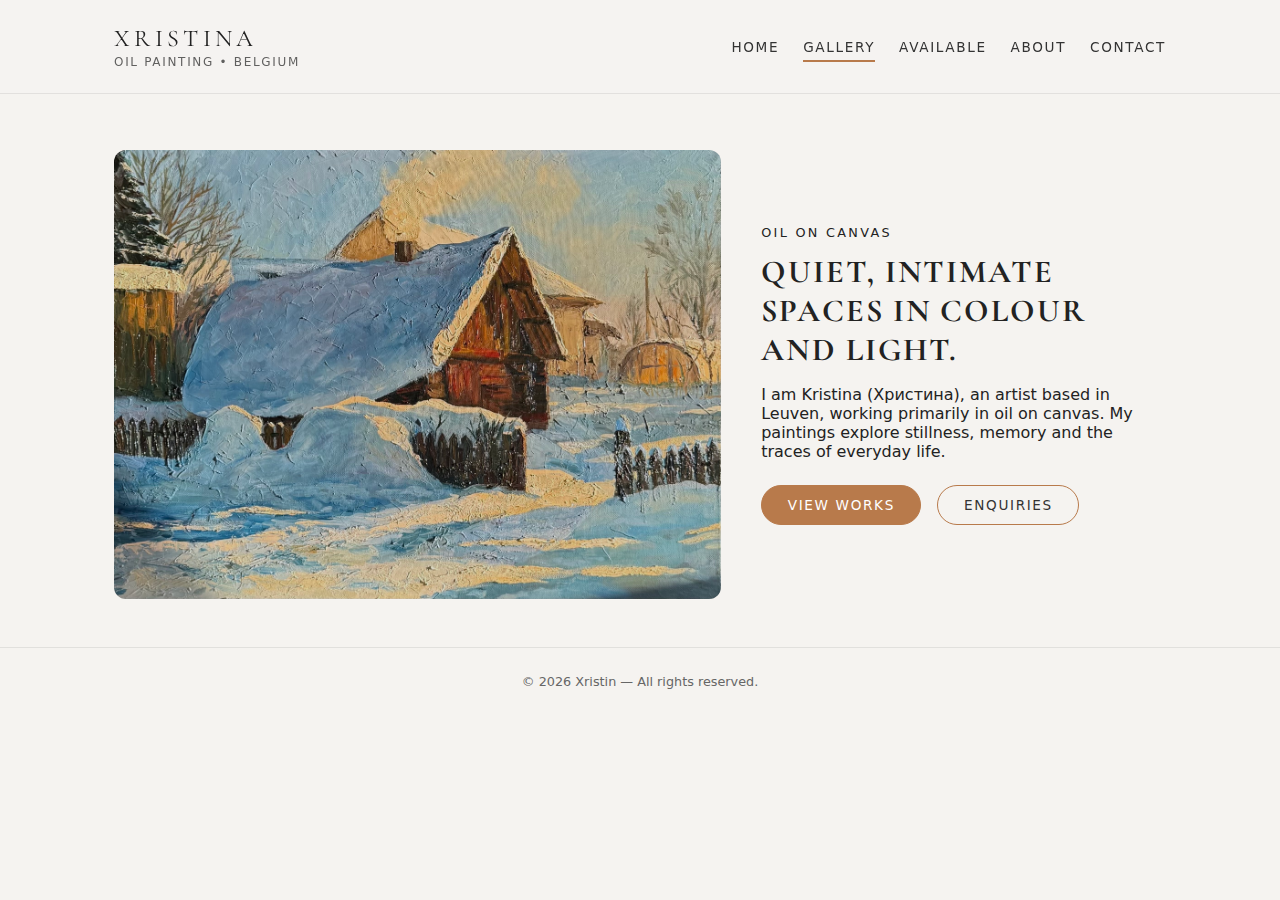
<file: index.html>
<!DOCTYPE html>
<html lang="en">
  <head>
    <meta charset="UTF-8" />
    <title>Xristina – Oil Painter</title>
    <meta
      name="description"
      content="Xristina is an oil painter based in Leuven, Belgium. Intimate, atmospheric works in oil on canvas."
    />
    <meta name="viewport" content="width=device-width, initial-scale=1" />
    <link rel="preconnect" href="https://fonts.googleapis.com" />
<link rel="preconnect" href="https://fonts.gstatic.com" crossorigin />
<link
  href="https://fonts.googleapis.com/css2?family=Cormorant+Garamond:wght@500;600&display=swap"
  rel="stylesheet"
/>
<link rel="stylesheet" href="styles.css" />
    <script src="script.js" defer></script>
  </head>
  <body>
    <header class="site-header">
  <div class="wrapper site-header-inner">
    <div class="brand">
      <div class="brand-main">Xristina</div>
      <div class="brand-sub">Oil painting • Belgium</div>
    </div>
    <nav>
      <ul class="nav-links">
        <li><a href="index.html">Home</a></li>
        <li><a href="gallery.html" class="active">Gallery</a></li>
        <li><a href="available.html">Available</a></li>
        <li><a href="about.html">About</a></li>
        <li><a href="contact.html">Contact</a></li>
      </ul>
    </nav>
  </div>
</header>

    <main>
      <section class="hero wrapper">
        <div class="hero-image">
          <!-- Replace hero.jpg with one of your works -->
          <img src="images/hero.jpeg" alt="Frost by Xristina" />
        </div>

        <div>
          <div class="hero-tagline">Oil on canvas</div>
          <h1 class="hero-title">Quiet, intimate spaces in colour and light.</h1>
          <p class="hero-text">
            I am Kristina (Христина), an artist based in Leuven, working
            primarily in oil on canvas. My paintings explore stillness, memory
            and the traces of everyday life.
          </p>
          <div class="hero-actions">
            <a href="gallery.html" class="button">View works</a>
            <a href="contact.html" class="button secondary">Enquiries</a>
          </div>
        </div>
      </section>
    </main>

    <footer class="site-footer">
      © <span id="year"></span> Xristin — All rights reserved.
    </footer>

    <script>
      // Simple dynamic year in footer
      document.getElementById("year").textContent = new Date().getFullYear();
    </script>
  </body>
</html>
</file>
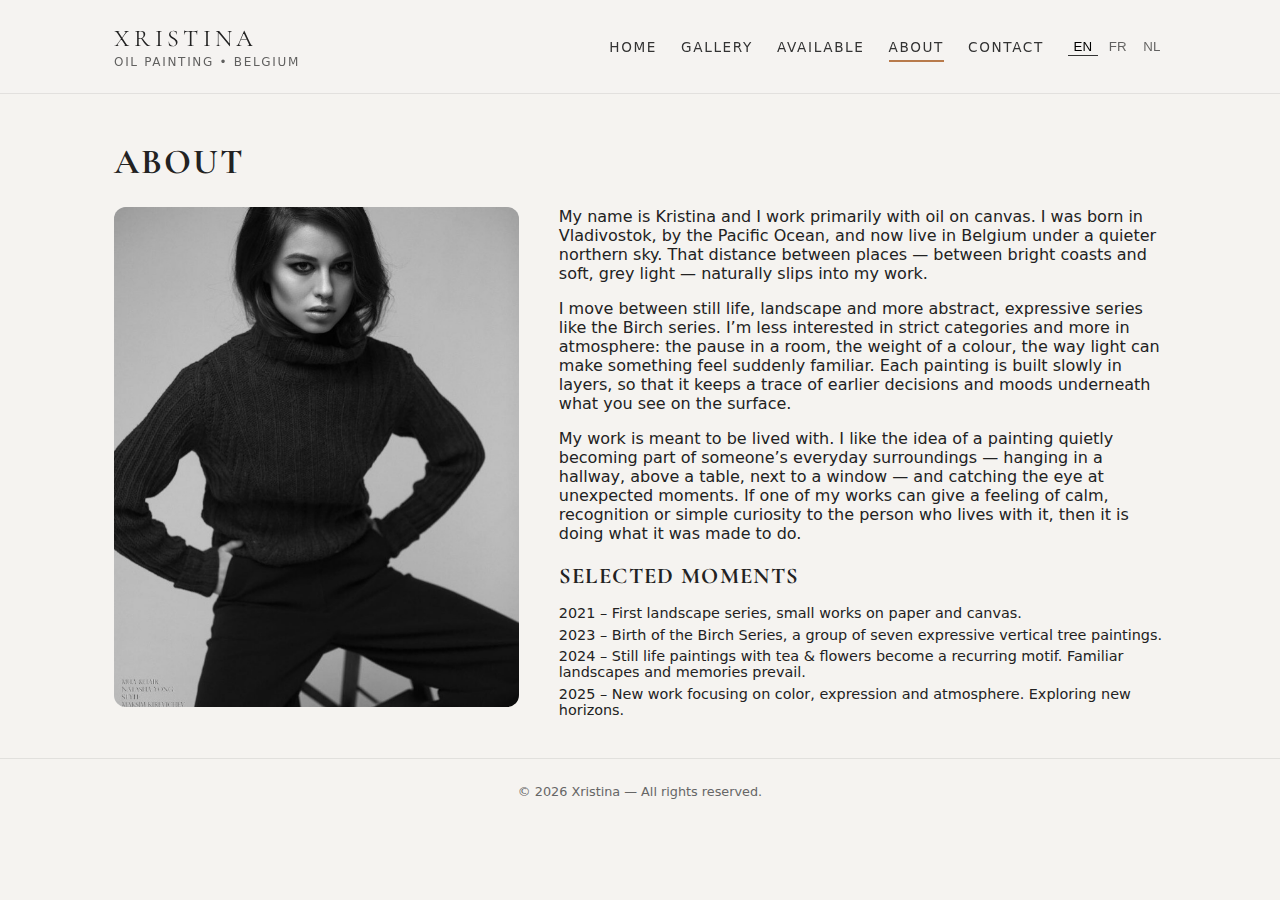
<file: about.html>
<!DOCTYPE html>
<html lang="en">
  <head>
    <meta charset="UTF-8" />
    <title>About – Xristina</title>
    <meta
      name="description"
      content="About Xristina – an artist working in oil on canvas, moving between still life, landscape and expressive series, based in Belgium."
    />
    <meta name="viewport" content="width=device-width, initial-scale=1" />
    <link rel="preconnect" href="https://fonts.googleapis.com" />
    <link rel="preconnect" href="https://fonts.gstatic.com" crossorigin />
    <link
      href="https://fonts.googleapis.com/css2?family=Cormorant+Garamond:wght@500;600&display=swap"
      rel="stylesheet"
    />
    <link rel="stylesheet" href="styles.css" />
    <script src="script.js" defer></script>
  </head>
  <body class="page-about">
    <header class="site-header">
      <div class="wrapper site-header-inner">
        <div class="brand">
          <div class="brand-main">Xristina</div>
          <div class="brand-sub" data-i18n="brand.sub">
            Oil painting • Belgium
          </div>
        </div>
        <div class="header-right">
          <nav>
            <ul class="nav-links">
              <li>
                <a href="index.html" data-i18n="nav.home">Home</a>
              </li>
              <li>
                <a href="gallery.html" data-i18n="nav.gallery">Gallery</a>
              </li>
              <li>
                <a href="available.html" data-i18n="nav.available">Available</a>
              </li>
              <li>
                <a href="about.html" class="active" data-i18n="nav.about"
                  >About</a
                >
              </li>
              <li>
                <a href="contact.html" data-i18n="nav.contact">Contact</a>
              </li>
            </ul>
          </nav>
          <div class="lang-switcher">
            <button type="button" class="lang-btn" data-lang="en">EN</button>
            <button type="button" class="lang-btn" data-lang="fr">FR</button>
            <button type="button" class="lang-btn" data-lang="nl">NL</button>
          </div>
        </div>
      </div>
    </header>

    <main>
      <section class="section wrapper fade-in">
        <div class="section-header">
          <h1 data-i18n="about.title">About</h1>
        </div>

        <div class="about-layout">
          <div class="about-photo">
            <img
              src="images/portrait.jpg"
              alt="Portrait of Xristina"
              loading="lazy"
            />
          </div>

          <div class="about-text">
            <p data-i18n="about.text_1">
              My name is Kristina and I work primarily with oil on canvas. I was
              born in Vladivostok, by the Pacific Ocean, and now live in Belgium
              under a quieter northern sky. That distance between places —
              between bright coasts and soft, grey light — naturally slips into
              my work.
            </p>
            <p data-i18n="about.text_2">
              I move between still life, landscape and more abstract, expressive
              series like the Birch series. I’m less interested in strict
              categories and more in atmosphere: the pause in a room, the weight
              of a colour, the way light can make something feel suddenly
              familiar. Each painting is built slowly in layers, so that it
              keeps a trace of earlier decisions and moods underneath what you
              see on the surface.
            </p>
            <p data-i18n="about.text_3">
              My work is meant to be lived with. I like the idea of a painting
              quietly becoming part of someone’s everyday surroundings — hanging
              in a hallway, above a table, next to a window — and catching the
              eye at unexpected moments. If one of my works can give a feeling
              of calm, recognition or simple curiosity to the person who lives
              with it, then it is doing what it was made to do.
            </p>

            <h2 data-i18n="about.timeline_title">Selected moments</h2>
            <ul class="about-timeline">
              <li data-i18n="about.timeline_item1">
                2021 – First landscape series, small works on paper and canvas.
              </li>
              <li data-i18n="about.timeline_item2">
                2023 – Birth of the Birch Series, a group of seven expressive vertical tree
                paintings.
              </li>
              <li data-i18n="about.timeline_item3">
                2024 – Still life paintings with tea & flowers become a
                recurring motif. Familiar landscapes and memories prevail.  
              </li>
              <li data-i18n="about.timeline_item4">
                2025 – New work focusing on color, expression and atmosphere. Exploring new horizons. 
              </li>
            </ul>
          </div>
        </div>
      </section>
    </main>

    <button class="back-to-top" type="button" aria-label="Back to top">
      ↑
    </button>

    <footer class="site-footer">
      © <span id="year"></span> Xristina —
      <span data-i18n="footer.rights">All rights reserved.</span>
    </footer>
  </body>
</html>
</file>
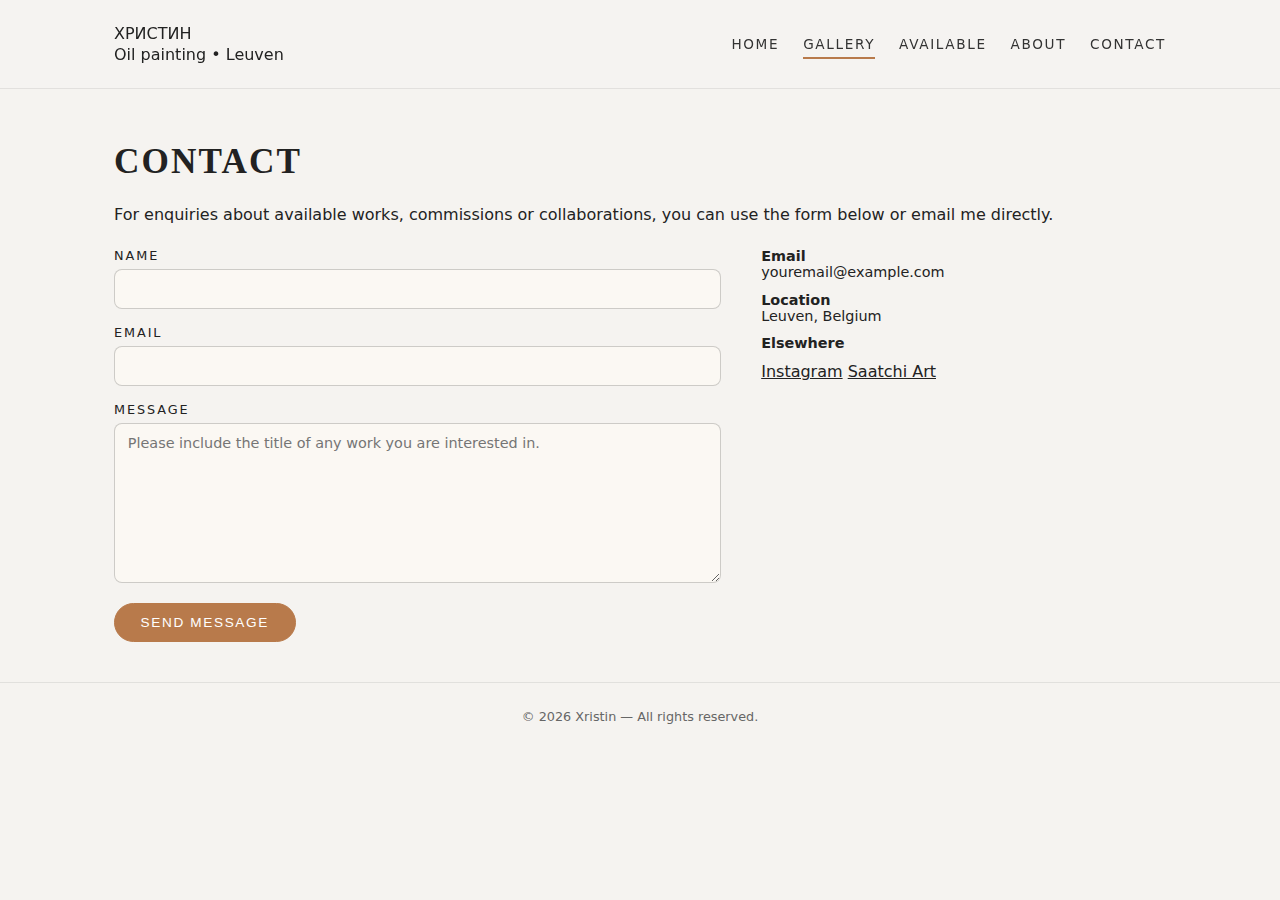
<file: contact.html>
<!DOCTYPE html>
<html lang="en">
  <head>
    <meta charset="UTF-8" />
    <title>Contact – Xristin</title>
    <meta
      name="description"
      content="Contact Xristin for enquiries about available works, commissions or collaborations."
    />
    <meta name="viewport" content="width=device-width, initial-scale=1" />
    <link rel="stylesheet" href="styles.css" />
    <script src="script.js" defer></script>
  </head>
  <body>
    <header class="site-header">
  <div class="wrapper site-header-inner">
    <div class="brand">
      ХРИСТИН
      <span>Oil painting • Leuven</span>
    </div>
    <nav>
      <ul class="nav-links">
        <li><a href="index.html">Home</a></li>
        <li><a href="gallery.html" class="active">Gallery</a></li>
        <li><a href="available.html">Available</a></li>
        <li><a href="about.html">About</a></li>
        <li><a href="contact.html">Contact</a></li>
      </ul>
    </nav>
  </div>
</header>

    <main>
      <section class="section wrapper">
        <div class="section-header">
          <h1>Contact</h1>
          <p>
            For enquiries about available works, commissions or collaborations,
            you can use the form below or email me directly.
          </p>
        </div>

        <div class="contact-layout">
          <div>
            <!-- FORM: connect this via Formspree or a similar service -->
            <form
              action="https://formspree.io/f/YOUR_FORM_ID_HERE"
              method="POST"
            >
              <div class="field-group">
                <label for="name">Name</label>
                <input
                  id="name"
                  type="text"
                  name="name"
                  required
                  autocomplete="name"
                />
              </div>

              <div class="field-group">
                <label for="email">Email</label>
                <input
                  id="email"
                  type="email"
                  name="_replyto"
                  required
                  autocomplete="email"
                />
              </div>

              <div class="field-group">
                <label for="message">Message</label>
                <textarea
                  id="message"
                  name="message"
                  required
                  placeholder="Please include the title of any work you are interested in."
                ></textarea>
              </div>

              <!-- Optional: subject field -->
              <input
                type="hidden"
                name="_subject"
                value="New enquiry from xristin.art"
              />

              <button type="submit" class="button">Send message</button>
            </form>
          </div>

          <div class="contact-details">
            <p><strong>Email</strong><br />youremail@example.com</p>

            <p><strong>Location</strong><br />Leuven, Belgium</p>

            <p><strong>Elsewhere</strong></p>
            <div class="social-links">
              <a href="https://www.instagram.com/yourhandle" target="_blank"
                >Instagram</a
              >
              <a href="https://www.saatchiart.com/yourprofile" target="_blank"
                >Saatchi Art</a
              >
            </div>
          </div>
        </div>
      </section>
    </main>

    <footer class="site-footer">
      © <span id="year"></span> Xristin — All rights reserved.
    </footer>

    <script>
      document.getElementById("year").textContent = new Date().getFullYear();
    </script>
  </body>
</html>
</file>
<file: styles.css>
/* ---- Base layout ---- */

*,
*::before,
*::after {
  box-sizing: border-box;
}

html {
  scroll-behavior: smooth;
  overflow-x: hidden;
}

body {
  margin: 0;
  font-family: system-ui, -apple-system, BlinkMacSystemFont, "Segoe UI",
    sans-serif;
  color: #222;
  background: #f5f3f0;
  overflow-x: hidden;
  max-width: 100vw;
}

img {
  max-width: 100%;
  height: auto;
  display: block;
}

/* Typography */

h1,
h2,
h3 {
  font-family: "Cormorant Garamond", "Times New Roman", serif;
  letter-spacing: 0.06em;
  text-transform: uppercase;
}

h1 {
  font-size: 2.2rem;
}

h2 {
  font-size: 1.4rem;
  margin-bottom: 0.5rem;
}

a {
  color: inherit;
}

/* Container */

.wrapper {
  max-width: 1100px;
  margin: 0 auto;
  padding: 1.5rem;
}

/* ---- Header & Navigation ---- */

.site-header {
  border-bottom: 1px solid rgba(0, 0, 0, 0.08);
  background: rgba(245, 243, 240, 0.96);
  backdrop-filter: blur(8px);
  position: sticky;
  top: 0;
  z-index: 10;
}

.site-header-inner {
  display: flex;
  align-items: center;
  justify-content: space-between;
  gap: 2rem;
}

.brand {
  display: flex;
  flex-direction: column;
  gap: 0.15rem;
}

.brand-main {
  font-family: "Cormorant Garamond", "Times New Roman", serif;
  text-transform: uppercase;
  letter-spacing: 0.18em;
  font-size: 1.5rem;
}

.brand-sub {
  font-family: system-ui, -apple-system, BlinkMacSystemFont, "Segoe UI",
    "Helvetica Neue", Arial, sans-serif;
  font-size: 0.75rem;
  letter-spacing: 0.14em;
  text-transform: uppercase;
  opacity: 0.7;
}

.header-right {
  display: flex;
  align-items: center;
  gap: 1.5rem;
}

.nav-links {
  display: flex;
  flex-wrap: nowrap;
  gap: 1.5rem;
  list-style: none;
  padding: 0;
  margin: 0;
  font-size: 0.85rem;
  text-transform: uppercase;
  letter-spacing: 0.12em;
}

.nav-links a {
  text-decoration: none;
  color: #333333;
  position: relative;
  padding-bottom: 0.3rem;
  white-space: nowrap; /* keep each label on a single line */
}

.nav-links a::after {
  content: "";
  position: absolute;
  left: 0;
  bottom: -0.15rem;        /* move a bit further down for visibility */
  width: 0;
  height: 2px;             /* slightly thicker so it’s visible on mobile */
  background: #b87a4b;
  transition: width 0.2s ease;
}

.nav-links a:hover::after,
.nav-links a.active::after {
  width: 100%;
}

/* Lang switcher */

.lang-switcher {
  display: flex;
  gap: 0.35rem;
  font-size: 0.75rem;
  text-transform: uppercase;
  letter-spacing: 0.12em;
}

.lang-btn {
  border: none;
  background: transparent;
  padding: 0.1rem 0.35rem;
  cursor: pointer;
  opacity: 0.6;
}

.lang-btn.active {
  opacity: 1;
  border-bottom: 1px solid #333;
}

/* ---- Hero (Home) ---- */

.hero {
  display: grid;
  grid-template-columns: minmax(0, 3fr) minmax(0, 2fr);
  gap: 2.5rem;
  align-items: center;
  padding: 3.5rem 1.5rem 3rem;
}

.hero-image {
  position: relative;
  overflow: hidden;
  border-radius: 12px;
  background: #ddd;
  min-height: 260px;
}

.hero-slide {
  position: absolute;
  inset: 0;
  opacity: 0;
  transition: opacity 1s ease;
  object-fit: cover;
  width: 100%;
  height: 100%;
}

.hero-slide.active {
  opacity: 1;
}

.hero-tagline {
  font-size: 0.8rem;
  text-transform: uppercase;
  letter-spacing: 0.18em;
  margin-bottom: 0.75rem;
}

.hero-title {
  font-size: 2rem;
  margin: 0 0 1rem;
}

.hero-text-main {
  font-size: 0.95rem;
  max-width: 30rem;
}

.hero-actions {
  margin-top: 1.5rem;
  display: flex;
  gap: 1rem;
}

/* Buttons */

.button {
  display: inline-flex;
  align-items: center;
  justify-content: center;
  padding: 0.7rem 1.6rem;
  border-radius: 999px;
  border: 1px solid #b87a4b;
  background: #b87a4b;
  color: #fff;
  font-size: 0.85rem;
  letter-spacing: 0.12em;
  text-transform: uppercase;
  text-decoration: none;
}

.button.secondary {
  background: transparent;
  color: #333;
}

/* ---- Sections ---- */

.section {
  padding: 2.5rem 1.5rem;
}

/* bring the very first content section closer to the header */
main .section:first-of-type {
  padding-top: 1.8rem;
}

/* slightly tighter top padding on main content pages */
.page-gallery main .section:first-of-type,
.page-available main .section:first-of-type,
.page-about main .section:first-of-type,
.page-contact main .section:first-of-type {
  padding-top: 1.4rem;
}

.section-header {
  margin-bottom: 1.5rem;
}

/* ---- Series cards (Home) ---- */

.series-grid {
  display: grid;
  grid-template-columns: repeat(auto-fit, minmax(230px, 1fr));
  gap: 1.5rem;
}

.series-card {
  display: block;
  padding: 1.25rem 1.3rem;
  border-radius: 12px;
  background: #fdfaf6;
  border: 1px solid rgba(0, 0, 0, 0.05);
  text-decoration: none;
  transition: transform 0.2s ease, box-shadow 0.2s ease;
}

.series-card h3 {
  font-size: 1.1rem;
  margin: 0 0 0.5rem;
}

.series-card p {
  font-size: 0.9rem;
  margin: 0;
}

.series-card:hover {
  transform: translateY(-4px);
  box-shadow: 0 8px 20px rgba(0, 0, 0, 0.06);
}

/* ---- Gallery grid (generic) ---- */

.gallery-grid {
  display: grid;
  grid-template-columns: repeat(auto-fit, minmax(220px, 1fr));
  gap: 1.5rem;
}

.gallery-item {
  background: #fdfaf6;
  border-radius: 10px;
  padding: 0.75rem;
  border: 1px solid rgba(0, 0, 0, 0.04);
}

.gallery-item-title {
  font-size: 0.85rem;
  margin-top: 0.5rem;
}

/* ---- Gallery page navigation ---- */

.gallery-nav {
  display: flex;
  flex-wrap: wrap;
  gap: 1rem;
  font-size: 0.85rem;
  text-transform: uppercase;
  letter-spacing: 0.12em;
  margin-top: 0.75rem;
}

.gallery-nav a {
  text-decoration: none;
  border-bottom: 1px solid transparent;
  padding-bottom: 0.2rem;
}

.gallery-nav a:hover {
  border-color: #b87a4b;
}

/* ---- Slideshow + thumbnails + lightbox ---- */

.slideshow {
  margin-top: 1.5rem;
  margin-bottom: 3rem;
}

.slideshow-main {
  position: relative;
  padding: 0.75rem;
  background: #fdfaf6;
}

.slide {
  display: none;
}

.slide.active {
  display: block;
}

.slide img {
  display: block;
  max-width: 100%;
  max-height: 55vh;
  height: auto;
  width: auto;
  margin: 0 auto;
  object-fit: contain;
}

.slideshow-caption {
  margin-top: 0.75rem;
  font-size: 0.95rem;
  line-height: 1.4;
}

.slideshow-controls {
  position: absolute;
  inset: 0;
  display: flex;
  justify-content: space-between;
  align-items: center;
  pointer-events: none;
}

.slideshow-btn {
  pointer-events: auto;
  border: none;
  background: transparent;
  width: 22%;
  height: 100%;
  display: flex;
  align-items: center;
  justify-content: center;
  cursor: pointer;
  position: relative;
  color: transparent;
}

/* circular background for arrows */
.slideshow-btn::before {
  content: "";
  position: absolute;
  width: 42px;
  height: 42px;
  border-radius: 50%;
  background: rgba(0, 0, 0, 0.5);
}

/* arrow glyph */
.slideshow-btn::after {
  content: "›";
  position: absolute;
  font-size: 1.8rem;
  color: #ffffff;
  line-height: 1;
  transform: translateX(1px);
}

/* left arrow */
.slideshow-btn[data-prev]::after {
  content: "‹";
  transform: translateX(-1px);
}

.slideshow-btn:hover::before {
  background: rgba(0, 0, 0, 0.65);
}

/* thumbnails */

.slideshow-thumbs {
  display: flex;
  gap: 0.5rem;
  margin-top: 1rem;
  overflow-x: auto;
  padding-bottom: 0.25rem;
}

.slideshow-thumb {
  border: none;
  background: transparent;
  padding: 0;
  cursor: pointer;
  flex: 0 0 80px;
  opacity: 0.6;
  transition: opacity 0.2s ease, transform 0.2s ease, box-shadow 0.2s ease;
}

.slideshow-thumb img {
  width: 100%;
  height: 60px;
  object-fit: cover;
  display: block;
}

.slideshow-thumb:hover {
  opacity: 0.9;
  transform: translateY(-2px);
}

.slideshow-thumb.active {
  opacity: 1;
  box-shadow: 0 0 0 2px rgba(0, 0, 0, 0.7);
}

/* lightbox */

.lightbox {
  position: fixed;
  inset: 0;
  background: rgba(0, 0, 0, 0.9);
  display: none;
  align-items: center;
  justify-content: center;
  z-index: 1000;
  padding: 1rem;
}

.lightbox.open {
  display: flex;
}

.lightbox img {
  max-width: 100%;
  max-height: 90vh;
  height: auto;
  width: auto;
}

.lightbox-close {
  position: absolute;
  top: 1rem;
  right: 1rem;
  border: none;
  background: rgba(0, 0, 0, 0.6);
  color: #ffffff;
  width: 40px;
  height: 40px;
  border-radius: 50%;
  font-size: 1.8rem;
  line-height: 1;
  cursor: pointer;
}

/* ---- About ---- */

.about-layout {
  display: grid;
  grid-template-columns: minmax(0, 2fr) minmax(0, 3fr);
  gap: 2.5rem;
  align-items: start;
}

.about-photo {
  border-radius: 12px;
  overflow: hidden;
  background: #ddd;
}

.about-text p {
  margin: 0 0 1rem;
}

.about-timeline {
  list-style: none;
  padding: 0;
  margin: 1rem 0 0;
  font-size: 0.9rem;
}

.about-timeline li + li {
  margin-top: 0.35rem;
}

/* ---- Contact ---- */

.contact-layout {
  display: grid;
  grid-template-columns: minmax(0, 3fr) minmax(0, 2fr);
  gap: 2.5rem;
}

form label {
  display: block;
  font-size: 0.8rem;
  text-transform: uppercase;
  letter-spacing: 0.15em;
  margin-bottom: 0.35rem;
}

form input,
form textarea {
  width: 100%;
  padding: 0.7rem 0.8rem;
  border-radius: 8px;
  border: 1px solid rgba(0, 0, 0, 0.18);
  background: #fbf8f3;
  font-family: inherit;
  font-size: 0.9rem;
}

form textarea {
  min-height: 160px;
  resize: vertical;
}

form .field-group {
  margin-bottom: 1rem;
}

.contact-details p {
  margin: 0 0 0.7rem;
  font-size: 0.9rem;
}

.contact-faq h3 {
  margin-top: 1.5rem;
  margin-bottom: 0.5rem;
}

/* ---- Available / Sold works meta ---- */

.work-title {
  font-size: 0.95rem;
  font-weight: 600;
  margin-bottom: 0.25rem;
}

.work-meta {
  display: flex;
  flex-direction: column;
  gap: 0.2rem;
  font-size: 0.85rem;
  color: #555;
}

.work-price {
  font-weight: 600;
  letter-spacing: 0.04em;
}

.work-inquire {
  display: inline-block;
  margin-top: 0.4rem;
  font-size: 0.8rem;
  text-transform: uppercase;
  letter-spacing: 0.12em;
  text-decoration: none;
  border-bottom: 1px solid transparent;
}

.work-inquire:hover {
  border-color: #b87a4b;
}

.badge-sold,
.badge-new {
  display: inline-block;
  margin-left: 0.4rem;
  padding: 0.05rem 0.4rem;
  border-radius: 999px;
  font-size: 0.7rem;
  text-transform: uppercase;
  letter-spacing: 0.12em;
}

.badge-sold {
  background: #b22222;
  color: #fff;
}

.badge-new {
  background: #356c2d;
  color: #fff;
}

/* ---- Available filters & FAQ ---- */

.filter-bar {
  display: flex;
  flex-wrap: wrap;
  gap: 0.6rem;
  align-items: center;
  margin-bottom: 1.5rem;
  font-size: 0.8rem;
  text-transform: uppercase;
  letter-spacing: 0.12em;
}

.filter-label {
  margin-right: 0.5rem;
}

.filter-btn {
  border: 1px solid transparent;
  border-radius: 999px;
  padding: 0.35rem 0.9rem;
  background: transparent;
  cursor: pointer;
  font-size: 0.8rem;
}

.filter-btn.active {
  border-color: #b87a4b;
  background: #b87a4b;
  color: #fff;
}

.available-faq {
  display: grid;
  grid-template-columns: repeat(auto-fit, minmax(230px, 1fr));
  gap: 1.5rem;
}

.available-faq-item h3 {
  font-size: 0.95rem;
  margin-bottom: 0.3rem;
  text-transform: none;
  letter-spacing: 0;
}

/* ---- Footer ---- */

.site-footer {
  border-top: 1px solid rgba(0, 0, 0, 0.08);
  font-size: 0.8rem;
  padding: 1.6rem;
  text-align: center;
  color: #666666;
}

/* ---- Back to top ---- */

.back-to-top {
  position: fixed;
  bottom: 1.5rem;
  right: 1.5rem;
  border: none;
  width: 40px;
  height: 40px;
  border-radius: 50%;
  background: rgba(0, 0, 0, 0.7);
  color: #fff;
  cursor: pointer;
  font-size: 1.4rem;
  opacity: 0;
  pointer-events: none;
  transition: opacity 0.2s ease;
  z-index: 20;
}

.back-to-top.visible {
  opacity: 1;
  pointer-events: auto;
}

/* ---- Fade-in animation ---- */

.fade-in {
  opacity: 0;
  transform: translateY(16px);
  transition: opacity 0.6s ease, transform 0.6s ease;
}

.fade-in.visible {
  opacity: 1;
  transform: translateY(0);
}

/* extra soft page fade for Available */
@keyframes pageFadeUp {
  from {
    opacity: 0;
    transform: translateY(12px);
  }
  to {
    opacity: 1;
    transform: translateY(0);
  }
}

.page-available main {
  animation: pageFadeUp 0.6s ease;
}

/* ---- Responsive ---- */

@media (max-width: 900px) {
  .hero {
    grid-template-columns: 1fr;
    padding-top: 2.5rem;
  }

  /* show the painting first on mobile */
  .hero-image {
    order: -1;
  }
}

@media (max-width: 800px) {
  .site-header-inner {
    flex-direction: column;
    align-items: flex-start;
  }

  .header-right {
    width: 100%;
    justify-content: space-between;
    flex-wrap: nowrap;
  }

  .about-layout,
  .contact-layout {
    grid-template-columns: 1fr;
  }
}

@media (max-width: 600px) {
  .header-right {
    flex-direction: column;
    align-items: flex-start;
    gap: 0.6rem;
  }

  .nav-links {
    width: 100%;
    justify-content: space-between;
    flex-wrap: nowrap;
    overflow-x: auto;
    font-size: 0.72rem;       /* slightly smaller so CONTACT fits */
    letter-spacing: 0.09em;   /* a bit tighter spacing */
    gap: 1rem;                /* smaller gap between items */
  }

  /* French labels are longer → shrink a bit more */
  html[lang="fr"] .nav-links {
    font-size: 0.66rem;
    letter-spacing: 0.08em;
    gap: 0.7rem;
  }

  .brand-main {
    font-size: 1.35rem;
    letter-spacing: 0.16em;
  }

  .lang-switcher {
    align-self: flex-end;
    margin-top: 0.2rem;
  }

  .slideshow-main {
    padding: 0.5rem;
  }

  .slide img {
    max-height: 52vh;
  }

  .slideshow-btn::before {
    width: 38px;
    height: 38px;
  }

  .slideshow-btn::after {
    font-size: 1.6rem;
  }

  .hero-image {
    min-height: 220px;
  }

  /* tighter top spacing on first sections on small screens */
  main .section:first-of-type {
    padding-top: 1.1rem;
  }

  .page-gallery main .section:first-of-type,
  .page-available main .section:first-of-type,
  .page-about main .section:first-of-type,
  .page-contact main .section:first-of-type {
    padding-top: 0.8rem;
  }
}
</file>
